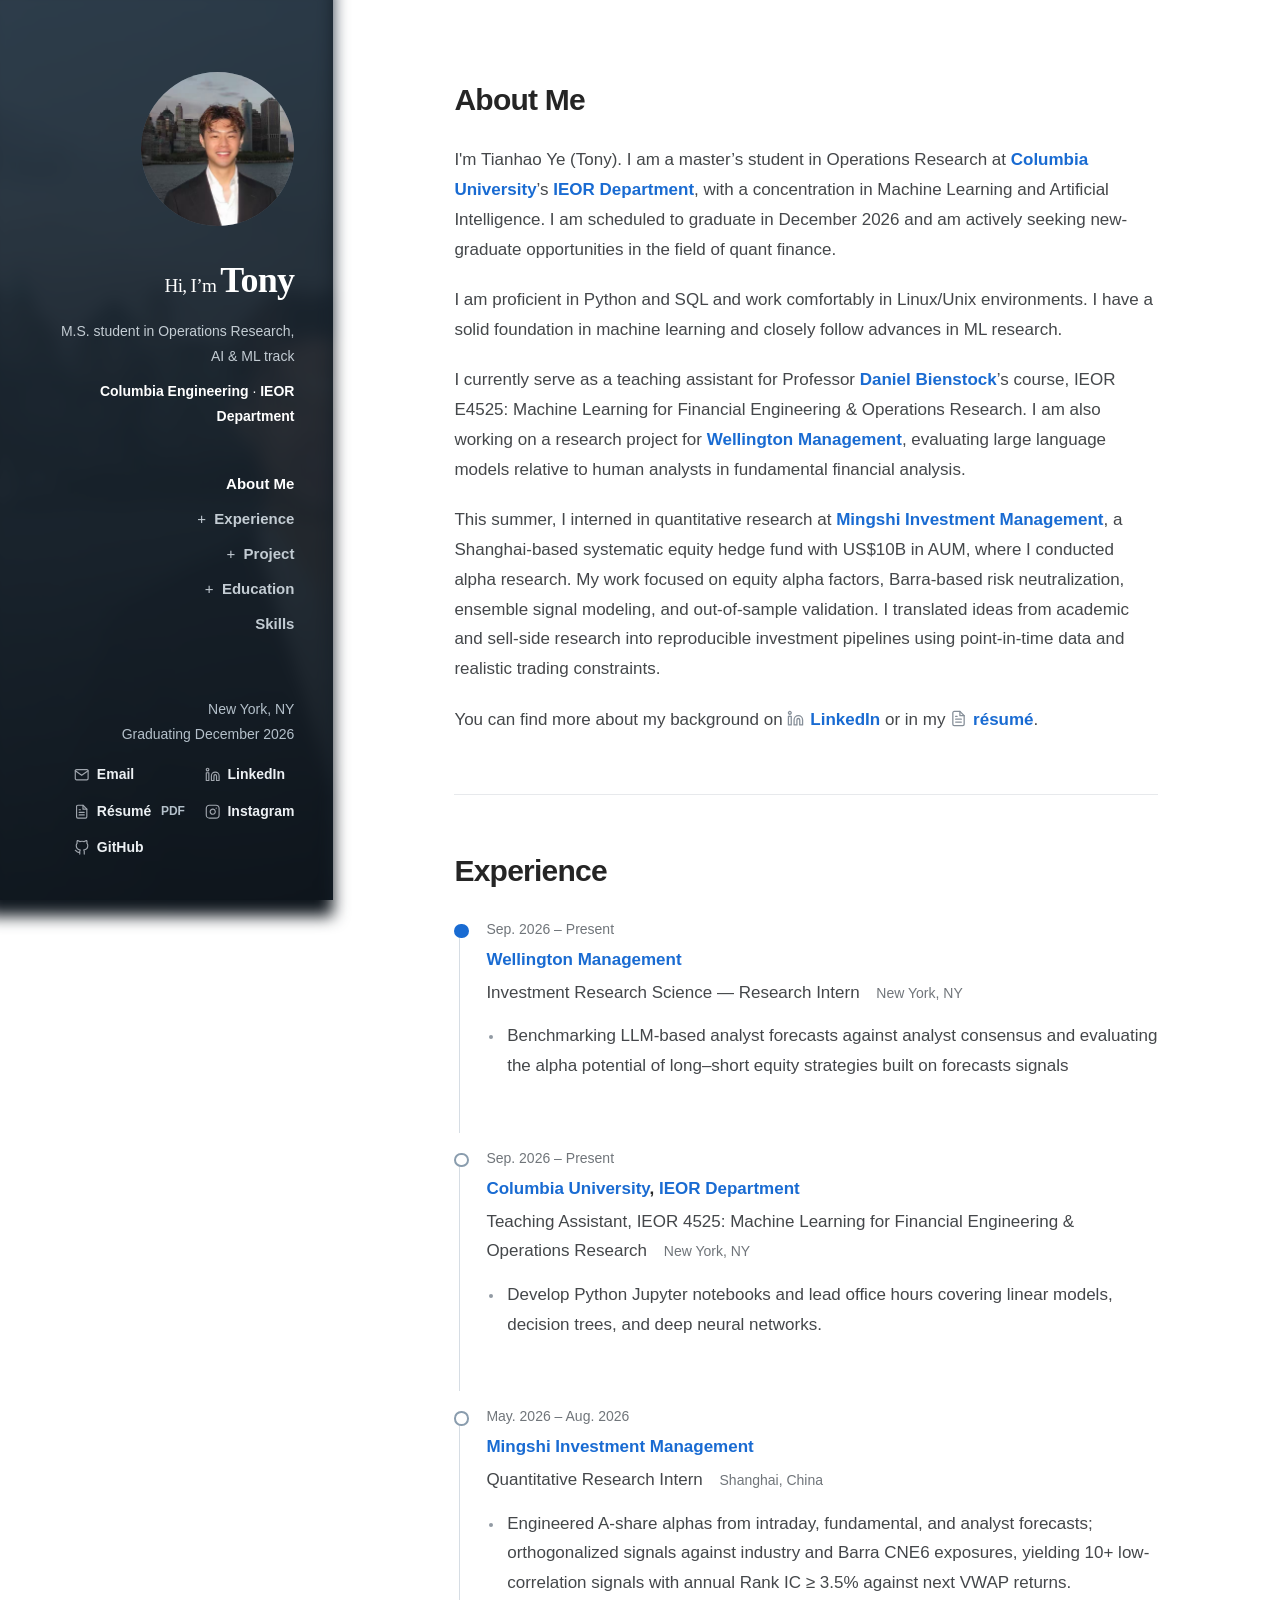
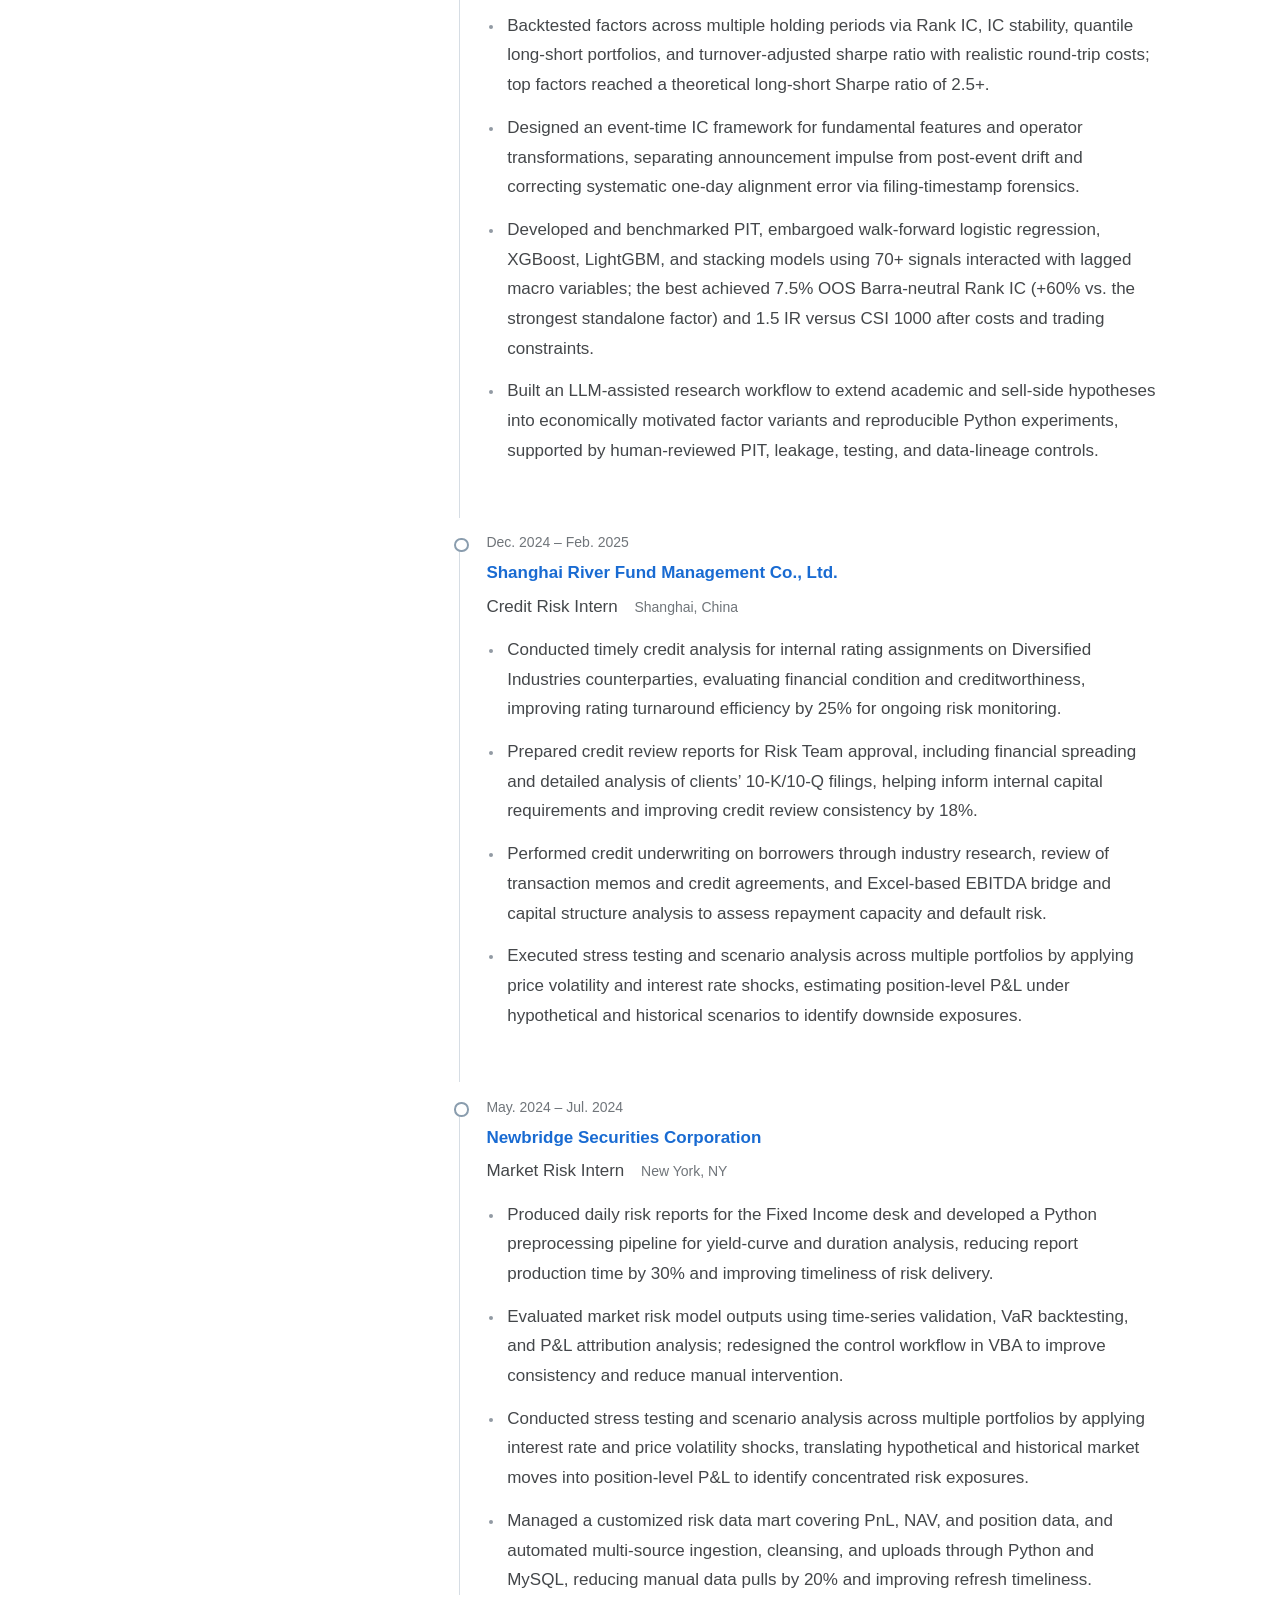
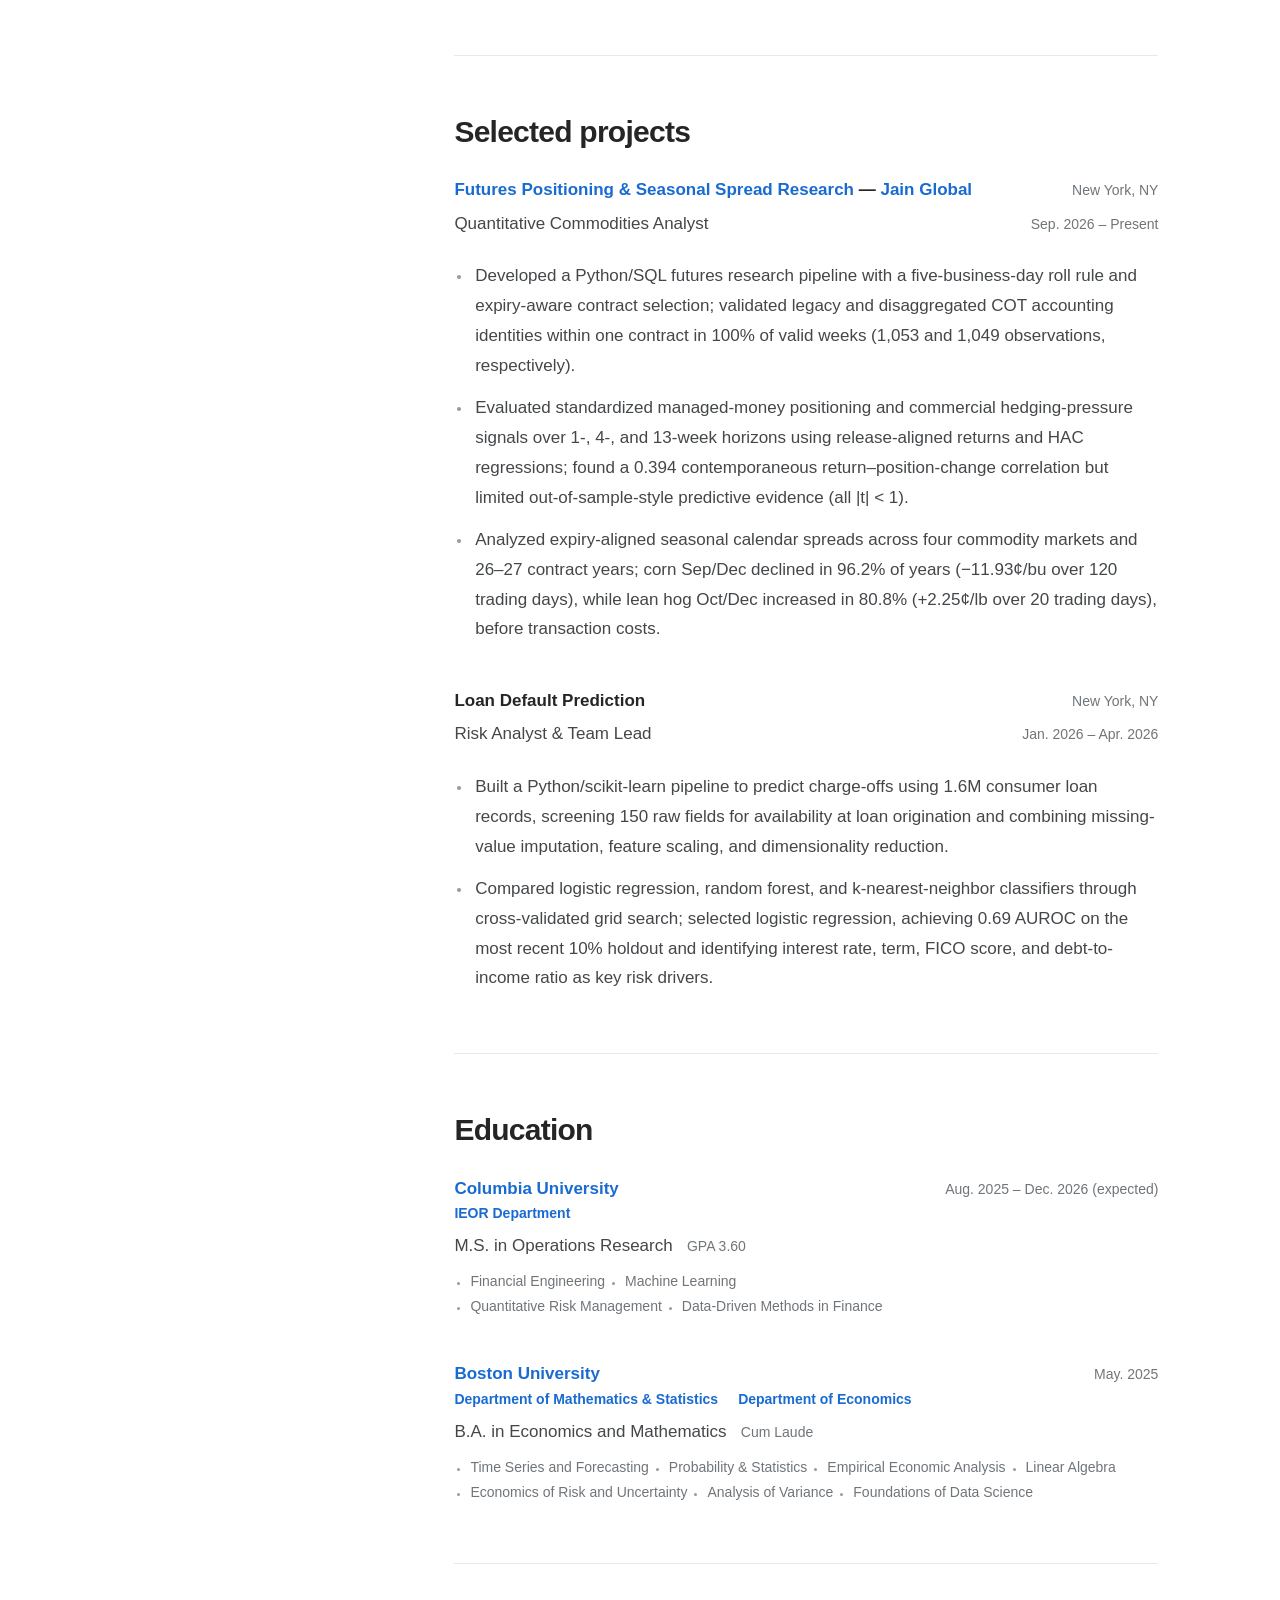
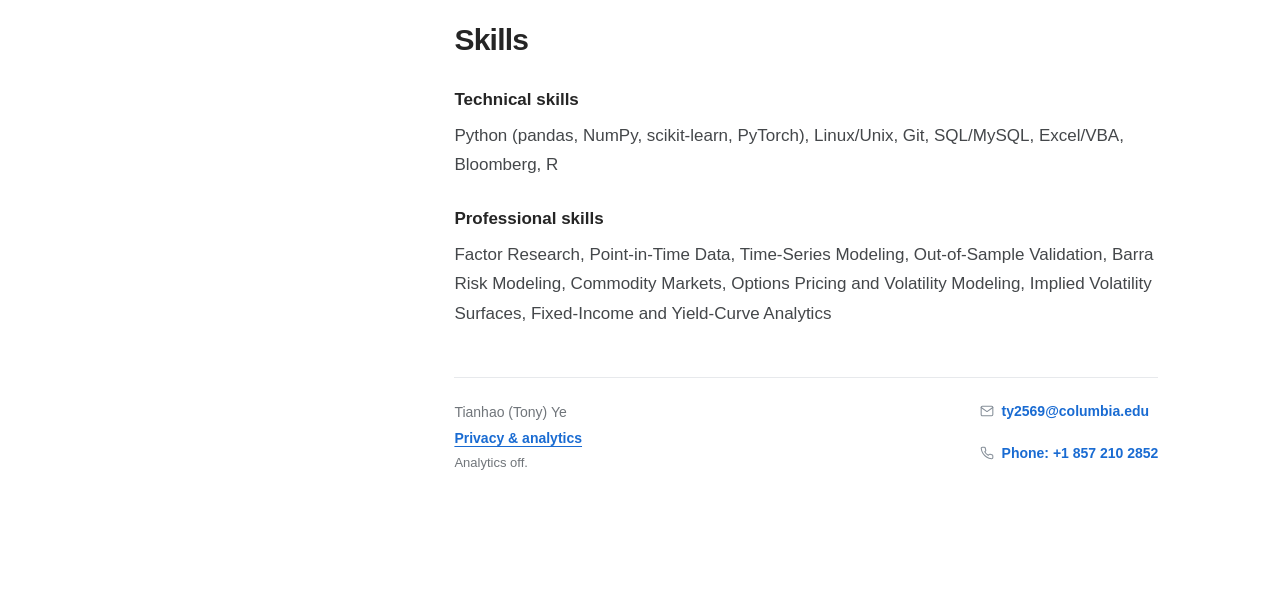
<file: index.html>
<!doctype html>
<html lang="en">
  <head>
    <meta charset="utf-8" />
    <meta name="viewport" content="width=device-width, initial-scale=1" />
    <meta name="description" content="Tianhao (Tony) Ye — M.S. Operations Research at Columbia University. Quantitative research, credit risk, and market risk." />
    <meta name="theme-color" content="#ffffff" />
    <title>Tianhao (Tony) Ye</title>
    <link rel="icon" type="image/svg+xml" href="data:image/svg+xml,%3Csvg xmlns='http://www.w3.org/2000/svg' viewBox='0 0 64 64'%3E%3Crect width='64' height='64' fill='white'/%3E%3Ctext x='32' y='44' text-anchor='middle' font-family='Georgia,serif' font-size='38' fill='%232d4056'%3ETY%3C/text%3E%3C/svg%3E" />
    <link rel="stylesheet" href="./styles.css?v=20260929-editorial" />
    <script src="./reading-panels.js?v=20260928-projects" defer></script>
    <script src="./analytics.js" defer></script>
  </head>
  <body>
    <a class="skip-link" href="#content">Skip to content</a>
    <header class="profile-panel">
      <div class="profile-inner">
        <div class="profile-intro">
          <div class="portrait">
            <img src="./tony-ye.jpg" alt="Tianhao (Tony) Ye by the New York waterfront" width="1368" height="1026" fetchpriority="high" />
          </div>
          <h1>Hi, I’m <strong class="profile-name">Tony</strong></h1>
          <p class="affiliation">M.S. student in Operations Research, <span class="affiliation-track">AI &amp; ML track</span><span class="affiliation-school"><a class="entity-link" href="https://www.engineering.columbia.edu/" target="_blank" rel="noopener noreferrer">Columbia Engineering</a> · <a class="entity-link" href="https://ieor.columbia.edu/" target="_blank" rel="noopener noreferrer">IEOR Department</a></span></p>
          <nav class="profile-nav" aria-label="On this page">
            <a href="#about">About Me</a>
            <details class="nav-group" name="profile-sections" data-section="experience">
              <summary>Experience</summary>
              <div class="nav-submenu">
                <a href="#wellington">Wellington Management</a>
                <a href="#columbia-ta">Columbia IEOR · TA</a>
                <a href="#mingshi">Mingshi Investment</a>
                <a href="#river-fund">Shanghai River Fund</a>
                <a href="#newbridge">Newbridge Securities</a>
              </div>
            </details>
            <details class="nav-group" name="profile-sections" data-section="project">
              <summary>Project</summary>
              <div class="nav-submenu">
                <a href="#futures-signal-research">Futures signal research</a>
                <a href="#loan-default-prediction">Loan Default Prediction</a>
              </div>
            </details>
            <details class="nav-group" name="profile-sections" data-section="education">
              <summary>Education</summary>
              <div class="nav-submenu">
                <a href="#columbia-education">Columbia University</a>
                <a href="#boston-education">Boston University</a>
              </div>
            </details>
            <a href="#skills">Skills</a>
          </nav>
        </div>
        <div class="profile-contact">
          <p class="profile-location">New York, NY<br />Graduating December 2026</p>
          <div class="contact-links">
            <a href="mailto:ty2569@columbia.edu"><svg class="link-icon" viewBox="0 0 24 24" aria-hidden="true" focusable="false"><use href="./icons.svg?v=2#mail"></use></svg>Email</a>
            <a href="https://www.linkedin.com/in/tony-ye-11b54b263/"><svg class="link-icon" viewBox="0 0 24 24" aria-hidden="true" focusable="false"><use href="./icons.svg?v=2#linkedin"></use></svg>LinkedIn</a>
            <a href="./resume.pdf?v=e4f50bce1c96"><svg class="link-icon" viewBox="0 0 24 24" aria-hidden="true" focusable="false"><use href="./icons.svg?v=2#file-text"></use></svg>Résumé <span class="file-type">PDF</span></a>
            <a href="https://www.instagram.com/tonyyth_/" target="_blank" rel="noopener noreferrer" aria-label="Instagram: @tonyyth_"><svg class="link-icon" viewBox="0 0 24 24" aria-hidden="true" focusable="false"><use href="./icons.svg?v=2#instagram"></use></svg>Instagram</a>
            <a href="https://github.com/Tonyye1016" target="_blank" rel="noopener noreferrer"><svg class="link-icon" viewBox="0 0 24 24" aria-hidden="true" focusable="false"><use href="./icons.svg?v=2#github"></use></svg>GitHub</a>
          </div>
        </div>
      </div>
    </header>

    <div class="page">
      <div class="page-body">
        <main id="content">
          <section id="about" class="reading-panel" aria-labelledby="about-title">
            <div class="panel-content">
            <h2 id="about-title">About Me</h2>
            <p>I'm Tianhao Ye (Tony). I am a master’s student in Operations Research at <a class="entity-link" href="https://www.columbia.edu/" target="_blank" rel="noopener noreferrer">Columbia University</a>’s <a class="entity-link" href="https://ieor.columbia.edu/" target="_blank" rel="noopener noreferrer">IEOR Department</a>, with a concentration in Machine Learning and Artificial Intelligence. I am scheduled to graduate in December 2026 and am actively seeking new-graduate opportunities in the field of quant finance.</p>
            <p>I am proficient in Python and SQL and work comfortably in Linux/Unix environments. I have a solid foundation in machine learning and closely follow advances in ML research.</p>
            <p>I currently serve as a teaching assistant for Professor <a class="entity-link" href="https://www.engineering.columbia.edu/faculty-staff/directory/daniel-bienstock" target="_blank" rel="noopener noreferrer">Daniel Bienstock</a>’s course, IEOR E4525: Machine Learning for Financial Engineering &amp; Operations Research. I am also working on a research project for <a class="entity-link" href="https://www.wellington.com/en" target="_blank" rel="noopener noreferrer">Wellington Management</a>, evaluating large language models relative to human analysts in fundamental financial analysis.</p>
            <p>This summer, I interned in quantitative research at <a class="entity-link" href="https://www.mingshiim.com/" target="_blank" rel="noopener noreferrer">Mingshi Investment Management</a>, a Shanghai-based systematic equity hedge fund with US$10B in AUM, where I conducted alpha research. My work focused on equity alpha factors, Barra-based risk neutralization, ensemble signal modeling, and out-of-sample validation. I translated ideas from academic and sell-side research into reproducible investment pipelines using point-in-time data and realistic trading constraints.</p>
            <p>You can find more about my background on <a href="https://www.linkedin.com/in/tony-ye-11b54b263/"><svg class="link-icon" viewBox="0 0 24 24" aria-hidden="true" focusable="false"><use href="./icons.svg?v=2#linkedin"></use></svg>LinkedIn</a> or in my <a href="./resume.pdf?v=e4f50bce1c96"><svg class="link-icon" viewBox="0 0 24 24" aria-hidden="true" focusable="false"><use href="./icons.svg?v=2#file-text"></use></svg>résumé</a>.</p>
            </div>
          </section>

          <section id="experience" aria-labelledby="experience-title">
            <div class="experience-timeline">
            <article class="entry reading-panel" id="wellington">
              <div class="panel-content">
              <h2 id="experience-title">Experience</h2>
              <div class="timeline-content">
              <div class="entry-heading">
                <h3><a class="entity-link" href="https://www.wellington.com/en" target="_blank" rel="noopener noreferrer">Wellington Management</a></h3>
                <p class="date">Sep. 2026 – Present</p>
              </div>
              <p class="entry-role">Investment Research Science — Research Intern <span class="place">New York, NY</span></p>
              <ul>
                <li>Benchmarking LLM-based analyst forecasts against analyst consensus and evaluating the alpha potential of long–short equity strategies built on forecasts signals</li>
              </ul>
              </div>
              </div>
            </article>
            <article class="entry reading-panel" id="columbia-ta">
              <div class="panel-content">
              <div class="timeline-content">
              <div class="entry-heading">
                <h3><a class="entity-link" href="https://www.columbia.edu/" target="_blank" rel="noopener noreferrer">Columbia University</a>, <a class="entity-link" href="https://ieor.columbia.edu/" target="_blank" rel="noopener noreferrer">IEOR Department</a></h3>
                <p class="date">Sep. 2026 – Present</p>
              </div>
              <p class="entry-role">Teaching Assistant, IEOR 4525: Machine Learning for Financial Engineering &amp; Operations Research <span class="place">New York, NY</span></p>
              <ul>
                <li>Develop Python Jupyter notebooks and lead office hours covering linear models, decision trees, and deep neural networks.</li>
              </ul>
              </div>
              </div>
            </article>
            <article class="entry reading-panel" id="mingshi">
              <div class="panel-content">
              <div class="timeline-content">
              <div class="entry-heading">
                <h3><a class="entity-link" href="https://www.mingshiim.com/" target="_blank" rel="noopener noreferrer">Mingshi Investment Management</a></h3>
                <p class="date">May. 2026 – Aug. 2026</p>
              </div>
              <p class="entry-role">Quantitative Research Intern <span class="place">Shanghai, China</span></p>
              <ul>
                <li>Engineered A-share alphas from intraday, fundamental, and analyst forecasts; orthogonalized signals against industry and Barra CNE6 exposures, yielding 10+ low-correlation signals with annual Rank IC ≥ 3.5% against next VWAP returns.</li>
                <li>Backtested factors across multiple holding periods via Rank IC, IC stability, quantile long-short portfolios, and turnover-adjusted sharpe ratio with realistic round-trip costs; top factors reached a theoretical long-short Sharpe ratio of 2.5+.</li>
                <li>Designed an event-time IC framework for fundamental features and operator transformations, separating announcement impulse from post-event drift and correcting systematic one-day alignment error via filing-timestamp forensics.</li>
                <li>Developed and benchmarked PIT, embargoed walk-forward logistic regression, XGBoost, LightGBM, and stacking models using 70+ signals interacted with lagged macro variables; the best achieved 7.5% OOS Barra-neutral Rank IC (+60% vs. the strongest standalone factor) and 1.5 IR versus CSI 1000 after costs and trading constraints.</li>
                <li>Built an LLM-assisted research workflow to extend academic and sell-side hypotheses into economically motivated factor variants and reproducible Python experiments, supported by human-reviewed PIT, leakage, testing, and data-lineage controls.</li>
              </ul>
              </div>
              </div>
            </article>
            <article class="entry reading-panel" id="river-fund">
              <div class="panel-content">
              <div class="timeline-content">
              <div class="entry-heading">
                <h3><a class="entity-link" href="https://www.riverfund.com.cn/" target="_blank" rel="noopener noreferrer">Shanghai River Fund Management Co., Ltd.</a></h3>
                <p class="date">Dec. 2024 – Feb. 2025</p>
              </div>
              <p class="entry-role">Credit Risk Intern <span class="place">Shanghai, China</span></p>
              <ul>
                <li>Conducted timely credit analysis for internal rating assignments on Diversified Industries counterparties, evaluating financial condition and creditworthiness, improving rating turnaround efficiency by 25% for ongoing risk monitoring.</li>
                <li>Prepared credit review reports for Risk Team approval, including financial spreading and detailed analysis of clients’ 10-K/10-Q filings, helping inform internal capital requirements and improving credit review consistency by 18%.</li>
                <li>Performed credit underwriting on borrowers through industry research, review of transaction memos and credit agreements, and Excel-based EBITDA bridge and capital structure analysis to assess repayment capacity and default risk.</li>
                <li>Executed stress testing and scenario analysis across multiple portfolios by applying price volatility and interest rate shocks, estimating position-level P&amp;L under hypothetical and historical scenarios to identify downside exposures.</li>
              </ul>
              </div>
              </div>
            </article>
            <article class="entry reading-panel" id="newbridge">
              <div class="panel-content">
              <div class="timeline-content">
              <div class="entry-heading">
                <h3><a class="entity-link" href="https://www.newbridgesecurities.com/" target="_blank" rel="noopener noreferrer">Newbridge Securities Corporation</a></h3>
                <p class="date">May. 2024 – Jul. 2024</p>
              </div>
              <p class="entry-role">Market Risk Intern <span class="place">New York, NY</span></p>
              <ul>
                <li>Produced daily risk reports for the Fixed Income desk and developed a Python preprocessing pipeline for yield-curve and duration analysis, reducing report production time by 30% and improving timeliness of risk delivery.</li>
                <li>Evaluated market risk model outputs using time-series validation, VaR backtesting, and P&amp;L attribution analysis; redesigned the control workflow in VBA to improve consistency and reduce manual intervention.</li>
                <li>Conducted stress testing and scenario analysis across multiple portfolios by applying interest rate and price volatility shocks, translating hypothetical and historical market moves into position-level P&amp;L to identify concentrated risk exposures.</li>
                <li>Managed a customized risk data mart covering PnL, NAV, and position data, and automated multi-source ingestion, cleansing, and uploads through Python and MySQL, reducing manual data pulls by 20% and improving refresh timeliness.</li>
              </ul>
              </div>
              </div>
            </article>
            </div>
          </section>

          <section id="project" class="reading-panel" aria-labelledby="project-title">
            <div class="panel-content">
            <h2 id="project-title">Selected projects</h2>
            <article class="entry project-entry" id="futures-signal-research">
              <div class="entry-heading">
                <h3><a class="entity-link" href="https://github.com/Tonyye1016/futures-signal-research" target="_blank" rel="noopener noreferrer">Futures Positioning &amp; Seasonal Spread Research</a> — <a class="entity-link" href="https://www.jainglobal.com/" target="_blank" rel="noopener noreferrer">Jain Global</a></h3>
                <p class="place">New York, NY</p>
              </div>
              <div class="project-meta">
                <p class="entry-role">Quantitative Commodities Analyst</p>
                <p class="date">Sep. 2026 – Present</p>
              </div>
              <ul>
                <li>Developed a Python/SQL futures research pipeline with a five-business-day roll rule and expiry-aware contract selection; validated legacy and disaggregated COT accounting identities within one contract in 100% of valid weeks (1,053 and 1,049 observations, respectively).</li>
                <li>Evaluated standardized managed-money positioning and commercial hedging-pressure signals over 1-, 4-, and 13-week horizons using release-aligned returns and HAC regressions; found a 0.394 contemporaneous return–position-change correlation but limited out-of-sample-style predictive evidence (all |t| &lt; 1).</li>
                <li>Analyzed expiry-aligned seasonal calendar spreads across four commodity markets and 26–27 contract years; corn Sep/Dec declined in 96.2% of years (−11.93¢/bu over 120 trading days), while lean hog Oct/Dec increased in 80.8% (+2.25¢/lb over 20 trading days), before transaction costs.</li>
              </ul>
            </article>
            <article class="entry project-entry" id="loan-default-prediction">
              <div class="entry-heading">
                <h3>Loan Default Prediction</h3>
                <p class="place">New York, NY</p>
              </div>
              <div class="project-meta">
                <p class="entry-role">Risk Analyst &amp; Team Lead</p>
                <p class="date">Jan. 2026 – Apr. 2026</p>
              </div>
              <ul>
                <li>Built a Python/scikit-learn pipeline to predict charge-offs using 1.6M consumer loan records, screening 150 raw fields for availability at loan origination and combining missing-value imputation, feature scaling, and dimensionality reduction.</li>
                <li>Compared logistic regression, random forest, and k-nearest-neighbor classifiers through cross-validated grid search; selected logistic regression, achieving 0.69 AUROC on the most recent 10% holdout and identifying interest rate, term, FICO score, and debt-to-income ratio as key risk drivers.</li>
              </ul>
            </article>
            </div>
          </section>

          <section id="education" class="reading-panel" aria-labelledby="education-title">
            <div class="panel-content">
            <h2 id="education-title">Education</h2>
            <article class="entry education-entry" id="columbia-education">
              <div class="entry-heading">
                <h3><a class="entity-link" href="https://www.columbia.edu/" target="_blank" rel="noopener noreferrer">Columbia University</a></h3>
                <p class="date">Aug. 2025 – Dec. 2026 (expected)</p>
              </div>
              <p class="education-departments"><a class="entity-link" href="https://ieor.columbia.edu/" target="_blank" rel="noopener noreferrer">IEOR Department</a></p>
              <p>M.S. in Operations Research <span class="detail">GPA 3.60</span></p>
              <div class="coursework" role="group" aria-label="Columbia University coursework" tabindex="0">
                <ul class="coursework-row">
                  <li>Financial Engineering</li>
                  <li>Machine Learning</li>
                </ul>
                <ul class="coursework-row">
                  <li>Quantitative Risk Management</li>
                  <li>Data-Driven Methods in Finance</li>
                </ul>
              </div>
            </article>
            <article class="entry education-entry" id="boston-education">
              <div class="entry-heading">
                <h3><a class="entity-link" href="https://www.bu.edu/" target="_blank" rel="noopener noreferrer">Boston University</a></h3>
                <p class="date">May. 2025</p>
              </div>
              <p class="education-departments"><a class="entity-link" href="https://www.bu.edu/math/" target="_blank" rel="noopener noreferrer">Department of Mathematics &amp; Statistics</a><a class="entity-link" href="https://www.bu.edu/econ/" target="_blank" rel="noopener noreferrer">Department of Economics</a></p>
              <p>B.A. in Economics and Mathematics <span class="detail">Cum Laude</span></p>
              <div class="coursework" role="group" aria-label="Boston University coursework" tabindex="0">
                <ul class="coursework-row">
                  <li>Time Series and Forecasting</li>
                  <li>Probability &amp; Statistics</li>
                  <li>Empirical Economic Analysis</li>
                  <li>Linear Algebra</li>
                </ul>
                <ul class="coursework-row">
                  <li>Economics of Risk and Uncertainty</li>
                  <li>Analysis of Variance</li>
                  <li>Foundations of Data Science</li>
                </ul>
              </div>
            </article>
            </div>
          </section>

          <section id="skills" class="reading-panel" aria-labelledby="skills-title">
            <div class="panel-content">
            <h2 id="skills-title">Skills</h2>
            <dl class="skills">
              <div>
                <dt>Technical skills</dt>
                <dd>Python (pandas, NumPy, scikit-learn, PyTorch), Linux/Unix, Git, SQL/MySQL, Excel/VBA, Bloomberg, R</dd>
              </div>
              <div>
                <dt>Professional skills</dt>
                <dd>Factor Research, Point-in-Time Data, Time-Series Modeling, Out-of-Sample Validation, Barra Risk Modeling, Commodity Markets, Options Pricing and Volatility Modeling, Implied Volatility Surfaces, Fixed-Income and Yield-Curve Analytics</dd>
              </div>
            </dl>
          <footer>
            <div><p>Tianhao (Tony) Ye</p><button class="privacy-settings" type="button" id="privacy-settings" hidden>Privacy &amp; analytics</button><p id="privacy-status" class="privacy-status" role="status"></p></div>
            <address class="footer-contacts">
              <a href="mailto:ty2569@columbia.edu"><svg class="link-icon" viewBox="0 0 24 24" aria-hidden="true" focusable="false"><use href="./icons.svg?v=2#mail"></use></svg><span>ty2569@columbia.edu</span></a>
              <a href="tel:+18572102852"><svg class="link-icon" viewBox="0 0 24 24" aria-hidden="true" focusable="false"><use href="./icons.svg?v=2#phone"></use></svg><span>Phone: +1 857 210 2852</span></a>
            </address>
          </footer>
            </div>
          </section>
        </main>
      </div>
    </div>
    <aside class="analytics-notice" id="analytics-notice" aria-labelledby="analytics-title" hidden>
      <h2 id="analytics-title" tabindex="-1">Optional analytics</h2>
      <p>May I use Google Analytics to understand visits and résumé / LinkedIn clicks? It stays off unless you allow it. Your choice won’t affect this website.</p>
      <details>
        <summary>What is collected?</summary>
        <p>If allowed, Google receives page visits, general device and location information, referral sources, and résumé / LinkedIn click events. Analytics cookies distinguish browsers; they don’t tell me a visitor’s name.</p>
        <p>No advertising features are enabled. This site does not send contact-link contents or arbitrary URL parameters to Analytics. Your choice is saved on this device for 180 days. You can change it using “Privacy &amp; analytics” in the footer.</p>
        <p><a href="https://policies.google.com/technologies/partner-sites" target="_blank" rel="noopener noreferrer">How Google uses this data</a>. Questions? <a href="mailto:ty2569@columbia.edu">Contact Tony</a>.</p>
      </details>
      <div class="analytics-actions"><button type="button" id="analytics-reject">No thanks</button><button type="button" id="analytics-accept">Allow analytics</button></div>
      <button class="privacy-settings" type="button" id="analytics-close">Close without changing</button>
    </aside>
  </body>
</html>
</file>
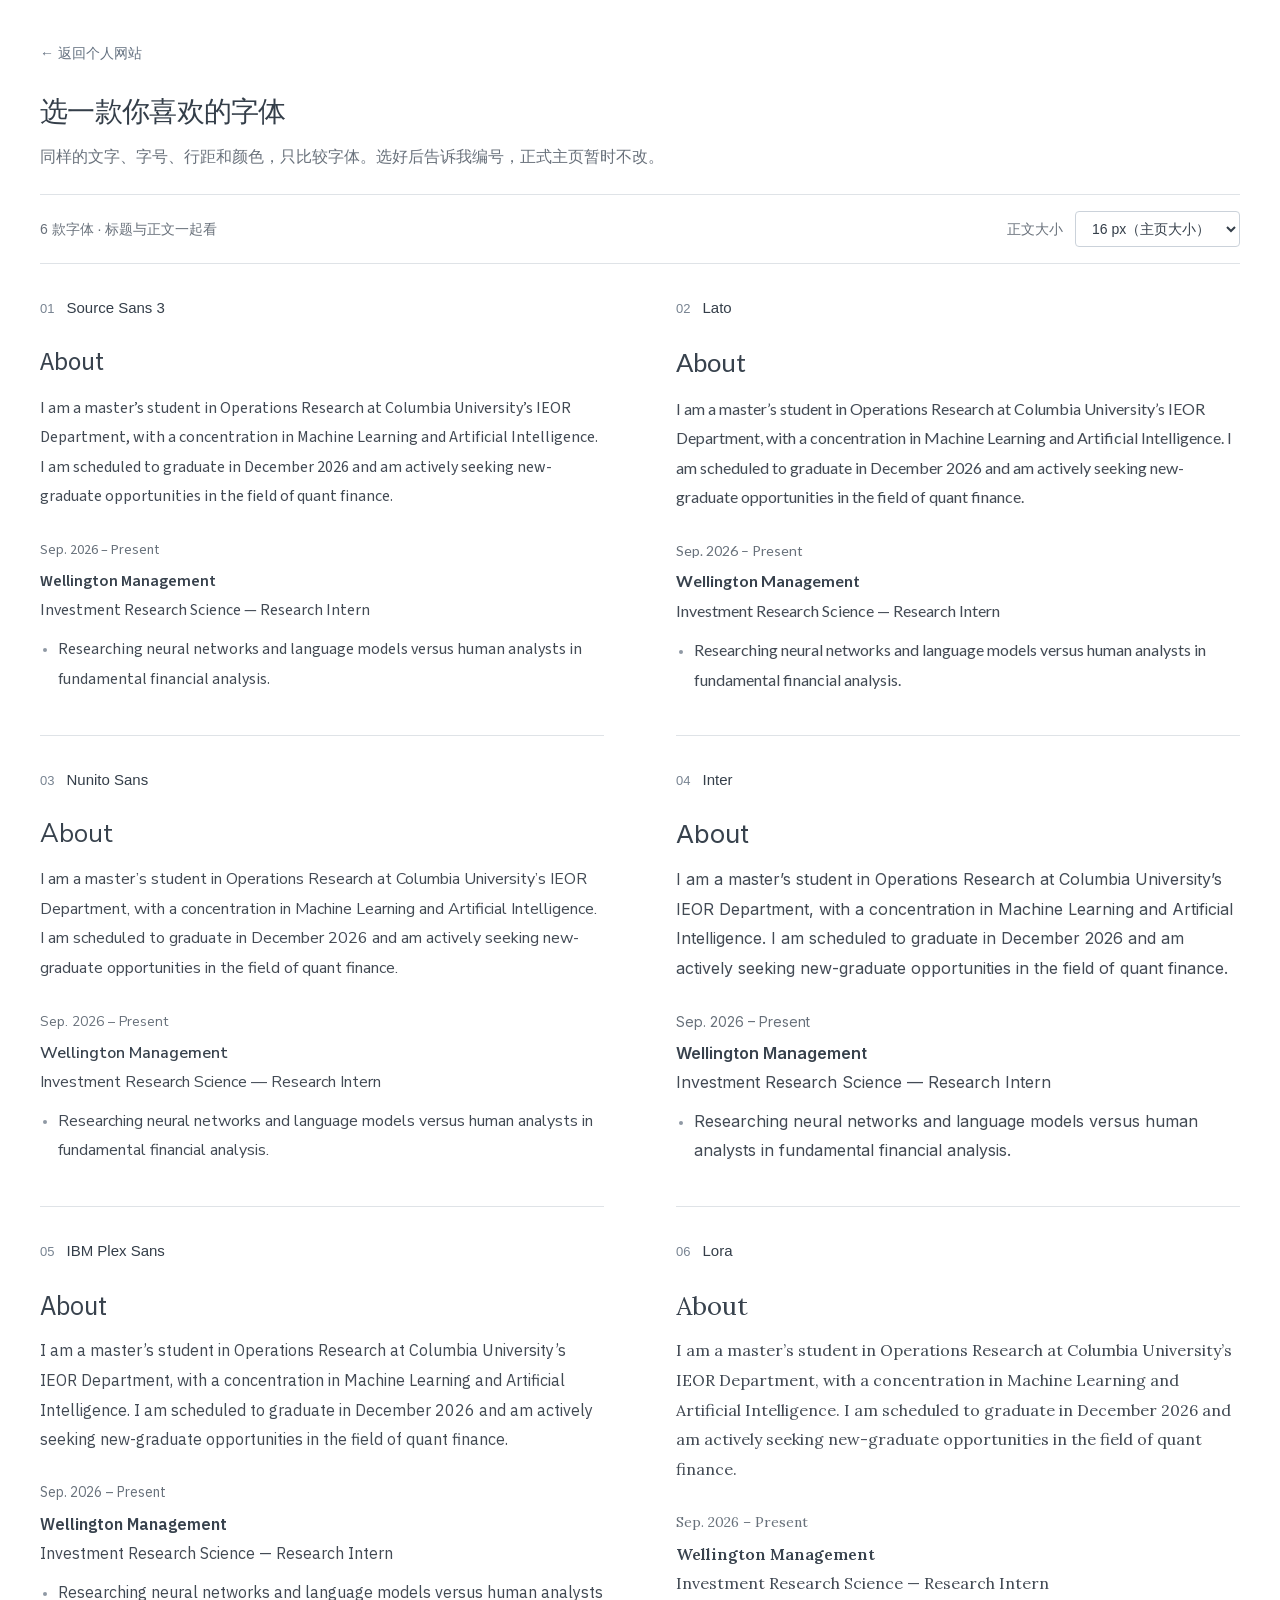
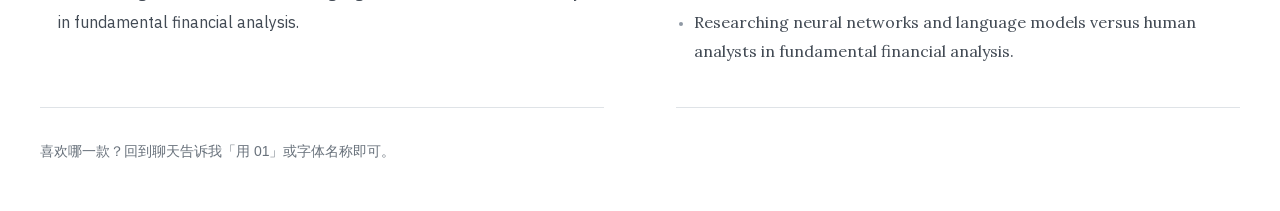
<file: fonts.html>
<!doctype html>
<html lang="zh-CN">
  <head>
    <meta charset="utf-8" />
    <meta name="viewport" content="width=device-width, initial-scale=1" />
    <meta name="robots" content="noindex" />
    <title>字体对比 · Tianhao Ye</title>
    <link rel="stylesheet" href="./fonts-preview.css" />
    <script src="./fonts-preview.js" defer></script>
  </head>
  <body>
    <div class="comparison-page">
      <header class="comparison-header">
        <a class="back-link" href="./">← 返回个人网站</a>
        <h1>选一款你喜欢的字体</h1>
        <p>同样的文字、字号、行距和颜色，只比较字体。选好后告诉我编号，正式主页暂时不改。</p>
      </header>
      <div class="comparison-toolbar">
        <span>6 款字体 · 标题与正文一起看</span>
        <label for="sample-size">正文大小
          <select id="sample-size">
            <option value="16" selected>16 px（主页大小）</option>
            <option value="17">17 px</option>
            <option value="18">18 px</option>
            <option value="20">20 px</option>
          </select>
        </label>
      </div>
      <main class="comparison-grid">
      <section class="candidate" data-family="Source Sans 3" aria-labelledby="font-1">
        <header class="candidate-label">
          <h2 id="font-1"><span class="number">01</span>Source Sans 3</h2>
          <span class="font-state" aria-live="polite">载入中</span>
        </header>
        <div class="sample" lang="en" style="--sample-font: 'Source Sans 3'">
          <h3>About</h3>
          <p>I am a master’s student in Operations Research at Columbia University’s IEOR Department, with a concentration in Machine Learning and Artificial Intelligence. I am scheduled to graduate in December 2026 and am actively seeking new-graduate opportunities in the field of quant finance.</p>
          <div class="experience-sample">
            <p class="sample-date">Sep. 2026 – Present</p>
            <h4>Wellington Management</h4>
            <p class="sample-role">Investment Research Science — Research Intern</p>
            <ul><li>Researching neural networks and language models versus human analysts in fundamental financial analysis.</li></ul>
          </div>
        </div>
      </section>
      <section class="candidate" data-family="Lato" aria-labelledby="font-2">
        <header class="candidate-label">
          <h2 id="font-2"><span class="number">02</span>Lato</h2>
          <span class="font-state" aria-live="polite">载入中</span>
        </header>
        <div class="sample" lang="en" style="--sample-font: 'Lato'">
          <h3>About</h3>
          <p>I am a master’s student in Operations Research at Columbia University’s IEOR Department, with a concentration in Machine Learning and Artificial Intelligence. I am scheduled to graduate in December 2026 and am actively seeking new-graduate opportunities in the field of quant finance.</p>
          <div class="experience-sample">
            <p class="sample-date">Sep. 2026 – Present</p>
            <h4>Wellington Management</h4>
            <p class="sample-role">Investment Research Science — Research Intern</p>
            <ul><li>Researching neural networks and language models versus human analysts in fundamental financial analysis.</li></ul>
          </div>
        </div>
      </section>
      <section class="candidate" data-family="Nunito Sans" aria-labelledby="font-3">
        <header class="candidate-label">
          <h2 id="font-3"><span class="number">03</span>Nunito Sans</h2>
          <span class="font-state" aria-live="polite">载入中</span>
        </header>
        <div class="sample" lang="en" style="--sample-font: 'Nunito Sans'">
          <h3>About</h3>
          <p>I am a master’s student in Operations Research at Columbia University’s IEOR Department, with a concentration in Machine Learning and Artificial Intelligence. I am scheduled to graduate in December 2026 and am actively seeking new-graduate opportunities in the field of quant finance.</p>
          <div class="experience-sample">
            <p class="sample-date">Sep. 2026 – Present</p>
            <h4>Wellington Management</h4>
            <p class="sample-role">Investment Research Science — Research Intern</p>
            <ul><li>Researching neural networks and language models versus human analysts in fundamental financial analysis.</li></ul>
          </div>
        </div>
      </section>
      <section class="candidate" data-family="Inter" aria-labelledby="font-4">
        <header class="candidate-label">
          <h2 id="font-4"><span class="number">04</span>Inter</h2>
          <span class="font-state" aria-live="polite">载入中</span>
        </header>
        <div class="sample" lang="en" style="--sample-font: 'Inter'">
          <h3>About</h3>
          <p>I am a master’s student in Operations Research at Columbia University’s IEOR Department, with a concentration in Machine Learning and Artificial Intelligence. I am scheduled to graduate in December 2026 and am actively seeking new-graduate opportunities in the field of quant finance.</p>
          <div class="experience-sample">
            <p class="sample-date">Sep. 2026 – Present</p>
            <h4>Wellington Management</h4>
            <p class="sample-role">Investment Research Science — Research Intern</p>
            <ul><li>Researching neural networks and language models versus human analysts in fundamental financial analysis.</li></ul>
          </div>
        </div>
      </section>
      <section class="candidate" data-family="IBM Plex Sans" aria-labelledby="font-5">
        <header class="candidate-label">
          <h2 id="font-5"><span class="number">05</span>IBM Plex Sans</h2>
          <span class="font-state" aria-live="polite">载入中</span>
        </header>
        <div class="sample" lang="en" style="--sample-font: 'IBM Plex Sans'">
          <h3>About</h3>
          <p>I am a master’s student in Operations Research at Columbia University’s IEOR Department, with a concentration in Machine Learning and Artificial Intelligence. I am scheduled to graduate in December 2026 and am actively seeking new-graduate opportunities in the field of quant finance.</p>
          <div class="experience-sample">
            <p class="sample-date">Sep. 2026 – Present</p>
            <h4>Wellington Management</h4>
            <p class="sample-role">Investment Research Science — Research Intern</p>
            <ul><li>Researching neural networks and language models versus human analysts in fundamental financial analysis.</li></ul>
          </div>
        </div>
      </section>
      <section class="candidate" data-family="Lora" aria-labelledby="font-6">
        <header class="candidate-label">
          <h2 id="font-6"><span class="number">06</span>Lora</h2>
          <span class="font-state" aria-live="polite">载入中</span>
        </header>
        <div class="sample" lang="en" style="--sample-font: 'Lora'">
          <h3>About</h3>
          <p>I am a master’s student in Operations Research at Columbia University’s IEOR Department, with a concentration in Machine Learning and Artificial Intelligence. I am scheduled to graduate in December 2026 and am actively seeking new-graduate opportunities in the field of quant finance.</p>
          <div class="experience-sample">
            <p class="sample-date">Sep. 2026 – Present</p>
            <h4>Wellington Management</h4>
            <p class="sample-role">Investment Research Science — Research Intern</p>
            <ul><li>Researching neural networks and language models versus human analysts in fundamental financial analysis.</li></ul>
          </div>
        </div>
      </section>
      </main>
      <footer>喜欢哪一款？回到聊天告诉我「用 01」或字体名称即可。</footer>
    </div>
  </body>
</html>
</file>
<file: styles.css>
:root {
  color-scheme: light;
  --paper: #fff;
  --ink: #252525;
  --muted: #70757a;
  --link: #196bd2;
  --rule: #e7e9ec;
  --profile-width: clamp(18rem, 26vw, 25rem);
  --serif: Georgia, "Times New Roman", serif;
  --sans: -apple-system, BlinkMacSystemFont, "Segoe UI", "Helvetica Neue", Arial, sans-serif;
  --content-sans: -apple-system, BlinkMacSystemFont, "Segoe UI", "Helvetica Neue", Arial, sans-serif;
  --reading-width: 44rem;
}

* { box-sizing: border-box; }
html { scroll-padding-top: 2rem; scroll-behavior: smooth; }
[hidden] { display: none !important; }
body {
  margin: 0;
  background: var(--paper);
  color: var(--ink);
  font: 1rem/1.7 var(--sans);
  -webkit-font-smoothing: antialiased;
}
a { color: var(--link); text-decoration: none; font-weight: 600; }
a:hover { text-decoration: underline; text-underline-offset: .2em; }
a:focus-visible { outline: 2px solid var(--link); outline-offset: 5px; }
.link-icon {
  display: inline-block;
  width: 1em;
  height: 1em;
  margin-right: .35em;
  vertical-align: -.14em;
  fill: none;
  stroke: currentColor;
  stroke-width: 1.8;
  stroke-linecap: round;
  stroke-linejoin: round;
  color: #858e98;
}
.profile-panel .link-icon { color: #a0a6ae; }
.entity-link { color: var(--link); }
.affiliation-school .entity-link { color: inherit; }
p { margin: 0 0 1rem; }
.page { margin-left: var(--profile-width); padding: 5rem clamp(3.5rem, 6vw, 7rem) 3.5rem; }
.profile-panel {
  position: fixed;
  inset: 0 auto 0 0;
  z-index: 1;
  width: var(--profile-width);
  overflow: auto;
  background: #17212a;
  color: #fff;
  text-align: right;
  isolation: isolate;
}
.profile-panel::before {
  content: "";
  position: fixed;
  inset: -1rem auto -1rem -1rem;
  z-index: -1;
  width: calc(var(--profile-width) + 1rem);
  background: linear-gradient(160deg, rgba(34, 49, 62, .88), rgba(13, 20, 27, .97)), url("./tony-ye.jpg") 35% center / cover;
  filter: blur(8px);
  pointer-events: none;
}
.profile-inner {
  min-height: 100%;
  display: flex;
  flex-direction: column;
  justify-content: space-between;
  gap: 3rem;
  padding: 4.5rem clamp(2rem, 3vw, 3rem) 2.5rem;
}
.portrait {
  width: clamp(9rem, 12vw, 11rem);
  aspect-ratio: 1;
  margin: 0 0 2rem auto;
  border-radius: 50%;
  overflow: hidden;
  background: #526373;
}
.portrait img {
  display: block;
  width: 100%;
  height: 100%;
  object-fit: cover;
  object-position: 52% 50%;
  transform: scale(1.65);
}
h1 {
  margin: 0 0 1rem;
  font: 400 clamp(1.2rem, 1.5vw, 1.4rem)/1.25 var(--serif);
  letter-spacing: -.035em;
  white-space: nowrap;
}
.profile-name { font-size: clamp(2.25rem, 2.8vw, 2.75rem); font-weight: 700; }
.affiliation { margin: 0; font-size: .875rem; line-height: 1.8; color: #c3ccd3; }
.affiliation-track { display: inline-block; white-space: nowrap; }
.affiliation-school { display: block; margin-top: .6rem; color: #fff; }
.profile-nav { display: flex; align-items: flex-end; flex-direction: column; gap: .35rem; margin-top: 2.5rem; }
.profile-nav a { padding: .125rem 0; color: #c3ccd3; font-size: .9375rem; }
.nav-group { width: 100%; }
.nav-group summary { padding: .125rem 0; color: #c3ccd3; font-size: .9375rem; font-weight: 600; list-style: none; cursor: pointer; }
.nav-group summary::-webkit-details-marker { display: none; }
.nav-group summary::before { content: "+"; display: inline-block; width: 1em; margin-right: .35em; font-weight: 400; text-align: center; }
.nav-group[open] summary::before { content: "−"; }
.nav-group summary:hover, .nav-group[data-current] summary { color: #fff; }
.nav-group summary:focus-visible { outline: 2px solid #fff; outline-offset: 4px; }
.nav-submenu { display: flex; flex-direction: column; align-items: flex-end; gap: .25rem; margin: .6rem 0 .65rem; padding-right: .7rem; border-right: 1px solid #53616d; }
.profile-nav .nav-submenu a { max-width: 100%; font-size: .875rem; line-height: 1.6; }
.nav-submenu .link-icon { width: .8em; height: .8em; }
.profile-nav a[aria-current="location"] { color: #fff; }
.profile-nav a[aria-current="location"] .link-icon { color: #fff; }
.profile-panel a:hover { color: #fff; }
.profile-panel a:focus-visible { outline-color: #fff; }
.profile-contact { font-size: .875rem; }
.profile-location { margin: 0 0 1rem; color: #b4c0ca; line-height: 1.8; }
.contact-links { display: grid; grid-template-columns: repeat(2, max-content); justify-content: end; align-items: center; gap: .8rem 1.25rem; text-align: left; }
.contact-links a { display: flex; align-items: center; gap: .45rem; color: #edf1f4; white-space: nowrap; }
.contact-links .link-icon { flex: 0 0 1.1em; width: 1.1em; height: 1.1em; margin: 0; }
.file-type { font-size: .75rem; color: #b4c0ca; margin-left: .15rem; }
.page-body { width: min(100%, var(--reading-width)); margin: 0 auto; }
main { min-width: 0; color: #44474a; font-family: var(--content-sans); font-size: 1.0625rem; font-weight: 400; line-height: 1.75; overflow-wrap: break-word; }
main p { margin-bottom: 1.3rem; }
section { margin: 0 0 3.75rem; }
section + section { border-top: 1px solid var(--rule); padding-top: 3.5rem; }
.reading-panel { min-width: 0; }
.panel-content { min-width: 0; width: 100%; }
.panel-content > :last-child { margin-bottom: 0; }
h2 { margin: 0 0 1.65rem; color: var(--ink); font: 700 1.875rem/1.3 var(--content-sans); letter-spacing: -.025em; }
h3 { margin: 0; color: var(--ink); font-size: 1.0625rem; line-height: 1.5; font-weight: 600; }
.entry + .entry { margin-top: 2.75rem; }
.entry-heading { display: flex; align-items: baseline; justify-content: space-between; gap: .3rem 1rem; flex-wrap: wrap; }
.entry-heading .date, .project-meta .date { margin: 0; flex-shrink: 0; color: var(--muted); font-size: .875rem; font-variant-numeric: tabular-nums; }
.entry .entry-role { margin: .35rem 0 .85rem; }
.project-meta { display: flex; align-items: baseline; justify-content: space-between; gap: .1rem 1rem; flex-wrap: wrap; }
.project-entry .place { margin: 0; }
.place { color: var(--muted); font-size: .875rem; margin-left: .75rem; white-space: nowrap; }
.experience-timeline .entry { margin: 0; padding-bottom: 3.25rem; }
.experience-timeline .entry:last-child { padding-bottom: 0; }
.timeline-content { position: relative; padding-left: 2rem; }
.timeline-content::before {
  content: "";
  position: absolute;
  z-index: 1;
  left: 0;
  top: .45rem;
  width: .65rem;
  height: .65rem;
  border: 2px solid #8a9dae;
  border-radius: 50%;
  background: var(--paper);
}
.experience-timeline .entry:first-child .timeline-content::before { border-color: var(--link); background: var(--link); }
.timeline-content::after {
  content: "";
  position: absolute;
  left: calc(.325rem - .5px);
  top: .8rem;
  bottom: 0;
  width: 1px;
  background: #d6dde4;
}
.experience-timeline .entry-heading { display: flex; flex-direction: column; align-items: flex-start; gap: .35rem; }
.experience-timeline .entry:not(:last-child) .timeline-content::after { bottom: -3.25rem; }
.experience-timeline .date { order: -1; margin: 0; }
ul { margin: .6rem 0 0; padding-left: 1.1rem; }
li { padding-left: .2rem; margin-bottom: .8rem; }
li::marker { color: #929aa3; font-size: .75em; }
.research-note { color: var(--muted); font-size: .8125rem; margin: .7rem 0 0; }
.education-entry p { margin-bottom: .35rem; }
.education-departments { display: flex; flex-wrap: wrap; gap: .15rem 1.25rem; font-size: .875rem; }
.detail { display: inline-block; color: var(--muted); margin-left: .6rem; font-size: .875rem; }
.secondary { color: var(--muted); font-size: .9375rem; }
.coursework {
  display: grid;
  gap: .25rem;
  max-width: 100%;
  overflow-x: auto;
  margin: .65rem 0 0;
  color: var(--muted);
  font-size: .875rem;
  line-height: 1.5;
}
.coursework-row {
  display: flex;
  flex-wrap: nowrap;
  align-items: baseline;
  gap: 1.25rem;
  width: max-content;
  margin: 0;
  padding: 0 .25rem 0 1rem;
}
.coursework-row li { flex: 0 0 auto; margin: 0; padding-left: 0; white-space: nowrap; }
.coursework:focus-visible { outline: 2px solid var(--link); outline-offset: 5px; }
.skills { margin: 0; }
.skills > div { margin-bottom: 1.5rem; }
.skills dt { margin-bottom: .35rem; color: var(--ink); font-weight: 600; }
.skills dd { margin: 0; }
footer { border-top: 1px solid var(--rule); margin-top: 3rem; padding: 1.4rem 0 0; display: flex; flex-wrap: wrap; justify-content: space-between; gap: .5rem 1rem; color: var(--muted); font-size: .875rem; }
main footer p { margin: 0; }
.footer-contacts { display: grid; gap: .6rem; max-width: 100%; font-style: normal; line-height: 1.65; }
.footer-contacts a { display: grid; grid-template-columns: 1em minmax(0, 1fr); align-items: start; gap: .5rem; overflow-wrap: anywhere; }
.footer-contacts .link-icon { margin: .25em 0 0; }
.skip-link { position: fixed; top: 1rem; left: 1rem; z-index: 2; transform: translateY(-200%); padding: .5rem 1rem; background: var(--paper); border: 1px solid var(--link); }
.skip-link:focus { transform: translateY(0); }

.privacy-settings { padding: .2rem 0; border: 0; background: none; color: var(--link); font: 600 .875rem/1.5 var(--content-sans); text-align: left; text-decoration: underline; text-underline-offset: .2em; cursor: pointer; }
.privacy-status { font-size: .8125rem; }
.analytics-notice { position: fixed; z-index: 10; right: 1.25rem; bottom: 1.25rem; width: min(27rem, calc(100% - 2.5rem)); max-height: calc(100dvh - 2.5rem); overflow-y: auto; padding: 1.25rem; border: 1px solid var(--rule); border-radius: .5rem; background: var(--paper); color: var(--ink); box-shadow: 0 .3rem 1.5rem #15253520; font: .9375rem/1.5 var(--content-sans); }
.analytics-notice h2 { margin: 0 0 .6rem; font-size: 1.125rem; }
.analytics-notice p { margin: .6rem 0; }
.analytics-notice summary { font-weight: 600; cursor: pointer; }
.analytics-notice details p { font-size: .875rem; }
.analytics-actions { display: flex; flex-wrap: wrap; gap: .65rem; margin: 1rem 0 .5rem; }
.analytics-actions button { flex: 1 1 8rem; padding: .6rem .75rem; min-height: 44px; border: 1px solid var(--link); border-radius: .25rem; color: var(--link); background: var(--paper); font: 600 .9375rem/1.4 var(--content-sans); cursor: pointer; }
.analytics-actions button:hover { background: #edf2f6; }
.analytics-actions button:disabled { opacity: .5; cursor: not-allowed; }
.analytics-notice button:focus-visible, .privacy-settings:focus-visible { outline: 2px solid var(--link); outline-offset: 3px; }

@media (max-width: 1100px) {
  .profile-panel { position: relative; width: 100%; text-align: left; overflow: hidden; }
  .profile-panel::before { position: absolute; inset: -1rem; width: auto; background-position: center 44%; }
  .profile-inner { width: min(100% - 7rem, var(--reading-width)); margin: 0 auto; padding: 3rem 0 2.5rem; gap: 2rem; }
  .profile-intro { position: relative; padding-right: 12rem; }
  .portrait { position: absolute; top: 0; right: 0; width: 9rem; margin: 0; }
  .profile-nav { flex-direction: row; flex-wrap: wrap; gap: .3rem 1.25rem; align-items: center; margin-top: 1.5rem; }
  .profile-nav a { padding: .25rem 0; }
  .profile-nav { align-items: flex-start; }
  .nav-group { width: auto; }
  .nav-group summary { padding: .25rem 0; }
  .nav-submenu { align-items: flex-start; padding: 0 0 0 .7rem; border-right: 0; border-left: 1px solid #53616d; }
  .profile-contact { display: flex; align-items: flex-end; justify-content: space-between; flex-wrap: wrap; gap: 1rem 2rem; }
  .profile-location { margin: 0; }
  .contact-links { justify-content: flex-start; }
  .page { margin-left: 0; padding: 3.5rem clamp(3.5rem, 7vw, 5rem); }
}

@media (max-width: 600px) {
  .profile-inner { width: calc(100% - 3rem); padding: 2rem 0; }
  .profile-intro { padding-right: 0; }
  .portrait { position: static; width: 7.5rem; margin: 0 0 1.5rem; }
  .profile-nav { column-gap: 1.2rem; }
  .page { padding: 2.75rem 1.5rem; }
  main { font-size: 1rem; }
  h2 { font-size: 1.625rem; }
  section { margin-bottom: 2.5rem; }
  section + section { padding-top: 2.25rem; }
  .timeline-content { padding-left: 1.4rem; }
  .entry-heading { display: block; }
  .date { margin-top: .15rem; }
  .place { display: block; margin-left: 0; }
  .entry-role { margin-top: .3rem; }
}

@media (prefers-reduced-motion: reduce) {
  html { scroll-behavior: auto; }
  .nav-group summary .link-icon { transition: none; }
}

@media print {
  .analytics-notice, .privacy-settings, .privacy-status { display: none !important; }
  html { scroll-behavior: auto; }
  .page { width: 100%; margin: 0; padding: 0; }
  .profile-panel { position: static; width: 100%; min-height: 0; display: block; background: none; color: var(--ink); text-align: left; }
  .profile-panel::before, .portrait, .profile-nav, .profile-location, .skip-link { display: none; }
  .profile-inner { display: block; width: 100%; padding: 0; }
  .profile-intro { padding: 0; }
  .affiliation, .affiliation-school, .contact-links a, .file-type { color: inherit; }
  .contact-links { justify-content: flex-start; margin-top: .5rem; }
  .page-body { display: block; padding-top: 1.5rem; }
  body { font-size: 10pt; }
  main { font-size: inherit; }
  h1 { font-size: 25pt; }
  h2 { font-size: 16pt; }
  section { margin-bottom: 1.5rem; }
  section + section { border: 0; padding-top: 0; }
  .reading-panel { display: block; min-height: 0; padding: 0; }
  .experience-timeline .entry { margin-bottom: 1.5rem; }
  h2, h3, .entry-heading, .entry-role { break-after: avoid; }
  a { color: inherit; }
}
</file>
<file: fonts-preview.css>
@font-face {
  font-family: 'IBM Plex Sans';
  font-style: normal;
  font-weight: 400;
  font-stretch: 100%;
  font-display: swap;
  src: url(./fonts-preview/ibm-plex-sans-400.woff2) format('woff2');
  unicode-range: U+0000-00FF, U+0131, U+0152-0153, U+02BB-02BC, U+02C6, U+02DA, U+02DC, U+0304, U+0308, U+0329, U+2000-206F, U+20AC, U+2122, U+2191, U+2193, U+2212, U+2215, U+FEFF, U+FFFD;
}

@font-face {
  font-family: 'IBM Plex Sans';
  font-style: normal;
  font-weight: 600;
  font-stretch: 100%;
  font-display: swap;
  src: url(./fonts-preview/ibm-plex-sans-400.woff2) format('woff2');
  unicode-range: U+0000-00FF, U+0131, U+0152-0153, U+02BB-02BC, U+02C6, U+02DA, U+02DC, U+0304, U+0308, U+0329, U+2000-206F, U+20AC, U+2122, U+2191, U+2193, U+2212, U+2215, U+FEFF, U+FFFD;
}

@font-face {
  font-family: 'Inter';
  font-style: normal;
  font-weight: 400;
  font-display: swap;
  src: url(./fonts-preview/inter-400.woff2) format('woff2');
  unicode-range: U+0000-00FF, U+0131, U+0152-0153, U+02BB-02BC, U+02C6, U+02DA, U+02DC, U+0304, U+0308, U+0329, U+2000-206F, U+20AC, U+2122, U+2191, U+2193, U+2212, U+2215, U+FEFF, U+FFFD;
}

@font-face {
  font-family: 'Inter';
  font-style: normal;
  font-weight: 600;
  font-display: swap;
  src: url(./fonts-preview/inter-400.woff2) format('woff2');
  unicode-range: U+0000-00FF, U+0131, U+0152-0153, U+02BB-02BC, U+02C6, U+02DA, U+02DC, U+0304, U+0308, U+0329, U+2000-206F, U+20AC, U+2122, U+2191, U+2193, U+2212, U+2215, U+FEFF, U+FFFD;
}

@font-face {
  font-family: 'Lato';
  font-style: normal;
  font-weight: 400;
  font-display: swap;
  src: url(./fonts-preview/lato-400.woff2) format('woff2');
  unicode-range: U+0000-00FF, U+0131, U+0152-0153, U+02BB-02BC, U+02C6, U+02DA, U+02DC, U+0304, U+0308, U+0329, U+2000-206F, U+20AC, U+2122, U+2191, U+2193, U+2212, U+2215, U+FEFF, U+FFFD;
}

@font-face {
  font-family: 'Lato';
  font-style: normal;
  font-weight: 700;
  font-display: swap;
  src: url(./fonts-preview/lato-700.woff2) format('woff2');
  unicode-range: U+0000-00FF, U+0131, U+0152-0153, U+02BB-02BC, U+02C6, U+02DA, U+02DC, U+0304, U+0308, U+0329, U+2000-206F, U+20AC, U+2122, U+2191, U+2193, U+2212, U+2215, U+FEFF, U+FFFD;
}

@font-face {
  font-family: 'Lora';
  font-style: normal;
  font-weight: 400;
  font-display: swap;
  src: url(./fonts-preview/lora-400.woff2) format('woff2');
  unicode-range: U+0000-00FF, U+0131, U+0152-0153, U+02BB-02BC, U+02C6, U+02DA, U+02DC, U+0304, U+0308, U+0329, U+2000-206F, U+20AC, U+2122, U+2191, U+2193, U+2212, U+2215, U+FEFF, U+FFFD;
}

@font-face {
  font-family: 'Lora';
  font-style: normal;
  font-weight: 600;
  font-display: swap;
  src: url(./fonts-preview/lora-400.woff2) format('woff2');
  unicode-range: U+0000-00FF, U+0131, U+0152-0153, U+02BB-02BC, U+02C6, U+02DA, U+02DC, U+0304, U+0308, U+0329, U+2000-206F, U+20AC, U+2122, U+2191, U+2193, U+2212, U+2215, U+FEFF, U+FFFD;
}

@font-face {
  font-family: 'Nunito Sans';
  font-style: normal;
  font-weight: 400;
  font-stretch: 100%;
  font-display: swap;
  src: url(./fonts-preview/nunito-sans-400.woff2) format('woff2');
  unicode-range: U+0000-00FF, U+0131, U+0152-0153, U+02BB-02BC, U+02C6, U+02DA, U+02DC, U+0304, U+0308, U+0329, U+2000-206F, U+20AC, U+2122, U+2191, U+2193, U+2212, U+2215, U+FEFF, U+FFFD;
}

@font-face {
  font-family: 'Nunito Sans';
  font-style: normal;
  font-weight: 600;
  font-stretch: 100%;
  font-display: swap;
  src: url(./fonts-preview/nunito-sans-400.woff2) format('woff2');
  unicode-range: U+0000-00FF, U+0131, U+0152-0153, U+02BB-02BC, U+02C6, U+02DA, U+02DC, U+0304, U+0308, U+0329, U+2000-206F, U+20AC, U+2122, U+2191, U+2193, U+2212, U+2215, U+FEFF, U+FFFD;
}

@font-face {
  font-family: 'Source Sans 3';
  font-style: normal;
  font-weight: 400;
  font-display: swap;
  src: url(./fonts-preview/source-sans-3-400.woff2) format('woff2');
  unicode-range: U+0000-00FF, U+0131, U+0152-0153, U+02BB-02BC, U+02C6, U+02DA, U+02DC, U+0304, U+0308, U+0329, U+2000-206F, U+20AC, U+2122, U+2191, U+2193, U+2212, U+2215, U+FEFF, U+FFFD;
}

@font-face {
  font-family: 'Source Sans 3';
  font-style: normal;
  font-weight: 600;
  font-display: swap;
  src: url(./fonts-preview/source-sans-3-400.woff2) format('woff2');
  unicode-range: U+0000-00FF, U+0131, U+0152-0153, U+02BB-02BC, U+02C6, U+02DA, U+02DC, U+0304, U+0308, U+0329, U+2000-206F, U+20AC, U+2122, U+2191, U+2193, U+2212, U+2215, U+FEFF, U+FFFD;
}

:root { color-scheme: light; --sample-size: 1rem; }
* { box-sizing: border-box; }
body { margin: 0; background: #fff; color: #343e49; font: 400 1rem/1.65 -apple-system, BlinkMacSystemFont, "Segoe UI", sans-serif; -webkit-font-smoothing: antialiased; }
.comparison-page { width: min(100% - 5rem, 1200px); margin: 0 auto; }
.comparison-header { padding: 2.5rem 0 1.5rem; }
.back-link { color: #647180; font-size: .875rem; text-decoration: none; }
.back-link:hover { text-decoration: underline; }
h1 { margin: 1.4rem 0 .55rem; font-size: 1.75rem; font-weight: 500; letter-spacing: -.025em; }
.comparison-header p { margin: 0; color: #69717b; }
.comparison-toolbar { display: flex; justify-content: space-between; align-items: center; flex-wrap: wrap; gap: .75rem 1.5rem; border-top: 1px solid #dfe3e7; border-bottom: 1px solid #dfe3e7; padding: 1rem 0; font-size: .875rem; color: #69717b; }
.comparison-toolbar label { display: flex; align-items: center; gap: .75rem; }
select { padding: .5rem .75rem; border: 1px solid #cbd2da; border-radius: 4px; background: #fff; color: #343e49; font: inherit; }
a:focus-visible, select:focus-visible { outline: 2px solid #325e86; outline-offset: 4px; }
.comparison-grid { display: grid; grid-template-columns: repeat(2, minmax(0, 1fr)); column-gap: 4.5rem; }
.candidate { min-width: 0; padding: 2rem 0 2.5rem; border-bottom: 1px solid #dfe3e7; }
.candidate-label { display: flex; align-items: baseline; justify-content: space-between; gap: 1rem; margin-bottom: 1.5rem; }
.candidate-label h2 { display: flex; align-items: baseline; gap: .75rem; margin: 0; font-size: .9375rem; font-weight: 500; }
.number { font-size: .8125rem; color: #778391; font-variant-numeric: tabular-nums; }
.font-state { color: #7d858e; font-size: .8125rem; white-space: nowrap; }
.sample { font-family: var(--sample-font), sans-serif; font-size: var(--sample-size); font-weight: 400; font-style: normal; line-height: 1.85; color: #424a54; }
.sample h3 { margin: 0 0 .8rem; font-size: 1.6rem; font-weight: 400; line-height: 1.4; color: #38424d; }
.sample p { margin: 0; }
.experience-sample { margin-top: 1.6rem; }
.sample .sample-date { margin-bottom: .3rem; color: #68717b; font-size: .875em; }
.sample h4 { margin: 0; font-size: 1em; font-weight: 600; line-height: 1.65; color: #38424d; }
.sample .sample-role { margin-top: .1rem; }
.sample ul { margin: .6rem 0 0; padding-left: 1.15rem; }
.sample li::marker { color: #8f99a4; font-size: .75em; }
.candidate[data-load-state="failed"] .font-state { color: #9a462d; white-space: normal; }
.candidate[data-load-state="failed"] .sample { opacity: .35; }
footer { padding: 2rem 0 3rem; color: #68717b; font-size: .875rem; }
@media (max-width: 800px) {
  .comparison-page { width: min(100% - 2.5rem, 620px); }
  .comparison-grid { grid-template-columns: minmax(0, 1fr); }
  .comparison-header { padding-top: 1.5rem; }
  h1 { font-size: 1.5rem; }
}
</file>
